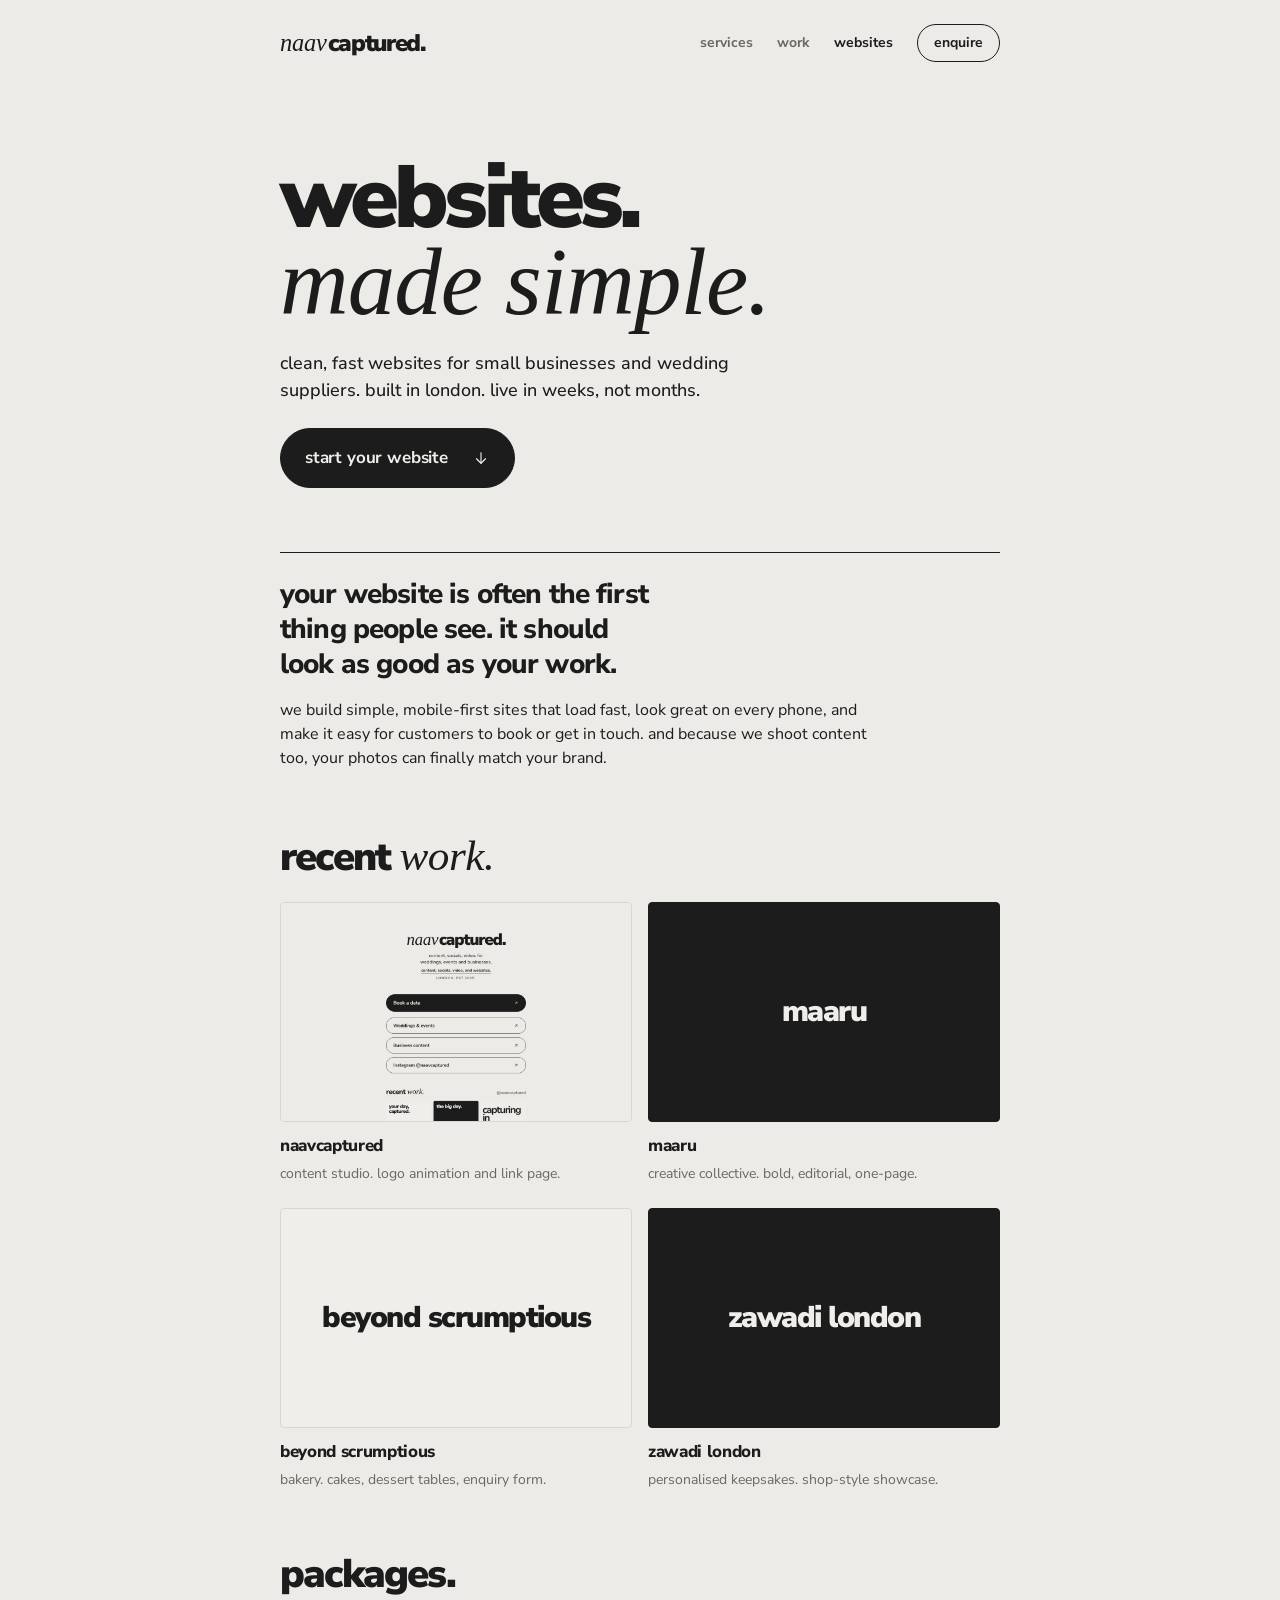
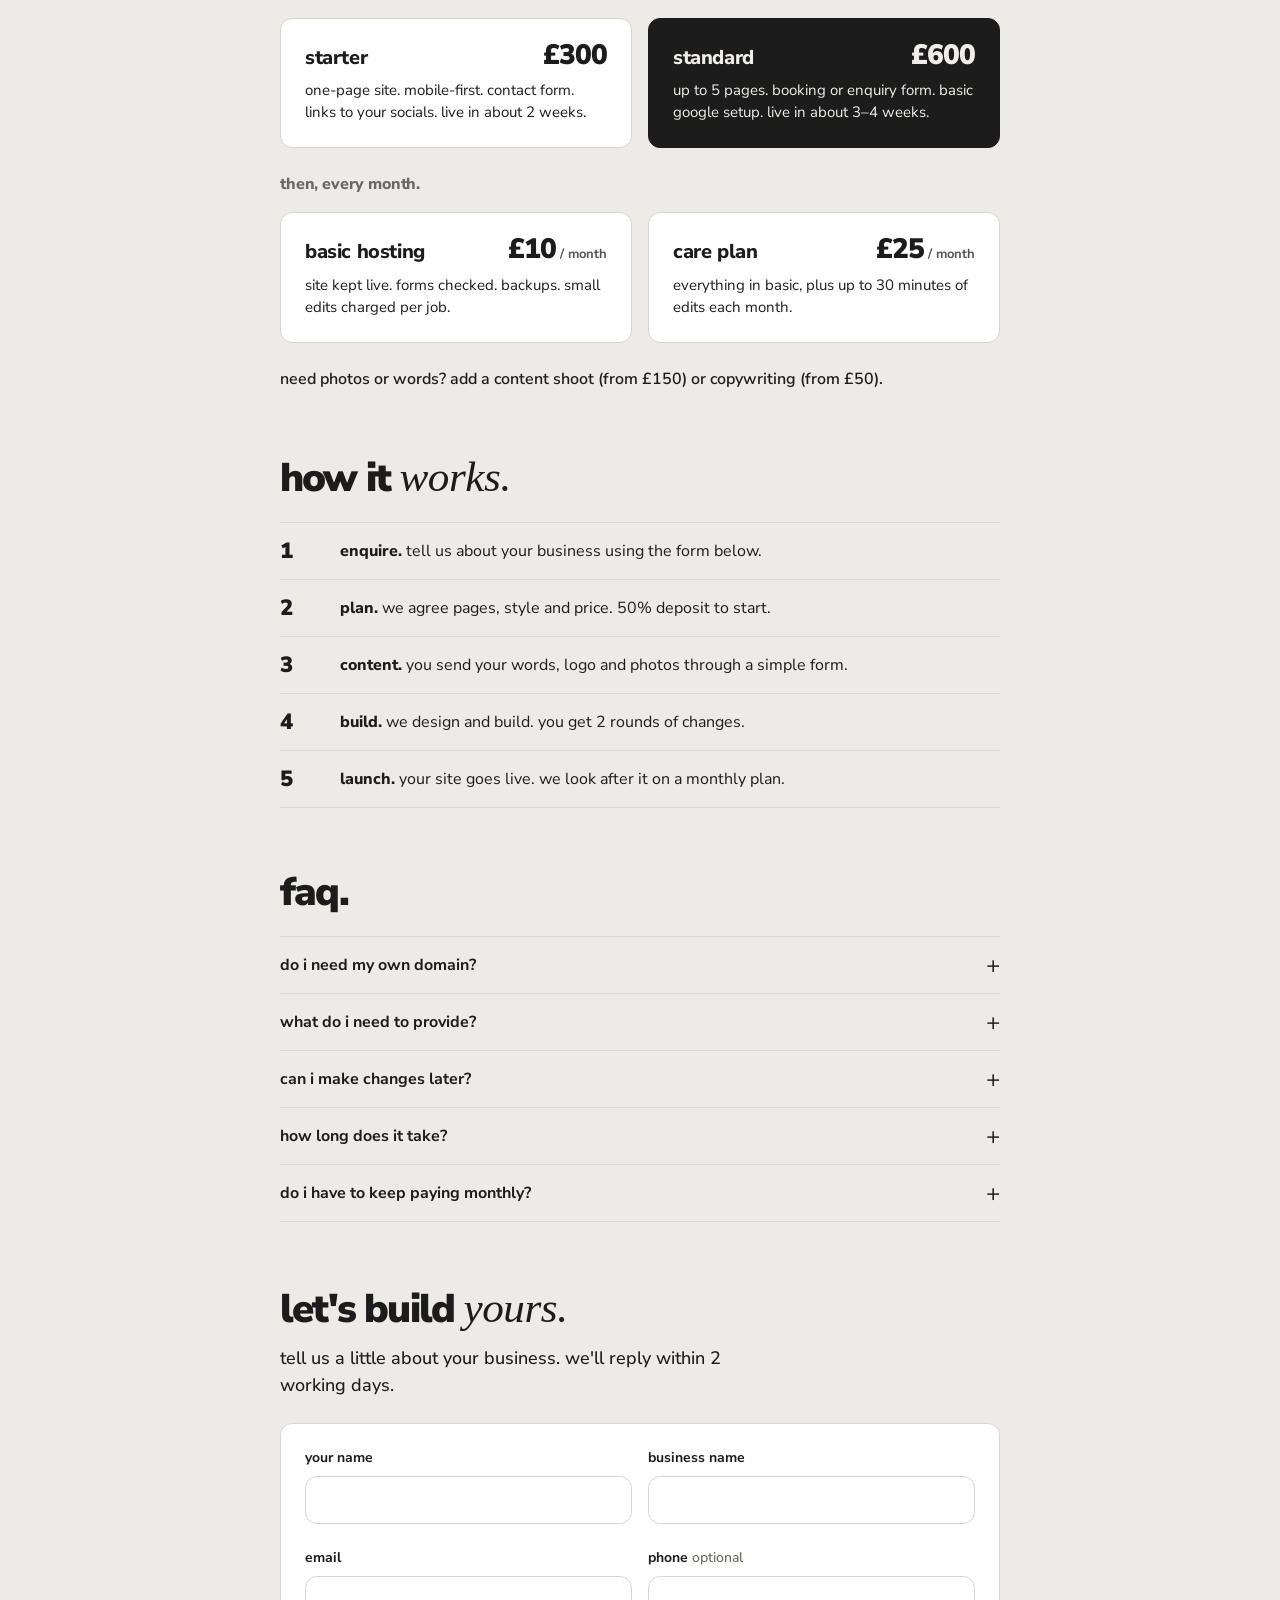
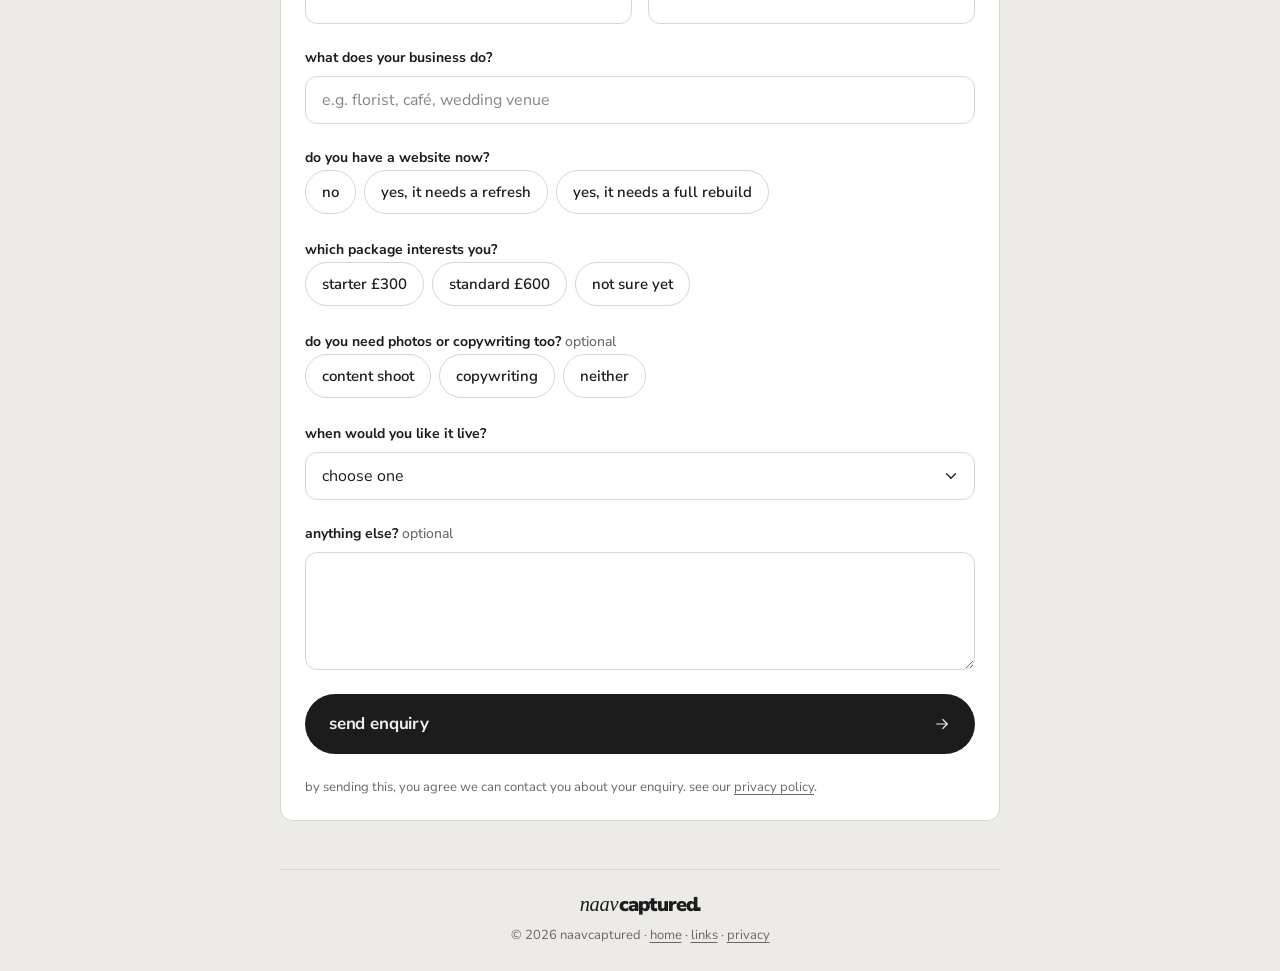
<file: websites/index.html>
<!doctype html>
<html lang="en-GB">
<head>
<meta charset="utf-8">
<meta name="viewport" content="width=device-width, initial-scale=1, viewport-fit=cover">
<title>websites — naavcaptured</title>
<meta name="claude:viewport-fit-sides" content="cover">
<meta name="description" content="Clean, fast websites for small businesses and wedding suppliers, built in London by naavcaptured. One-page sites from £300, up to 5 pages for £600.">
<meta name="theme-color" content="#EDEBE7">
<link rel="canonical" href="https://naavcaptured.com/websites/">
<meta property="og:type" content="website">
<meta property="og:url" content="https://naavcaptured.com/websites/">
<meta property="og:title" content="websites. made simple. — naavcaptured">
<meta property="og:description" content="Clean, fast websites for small businesses and wedding suppliers. Built in London. Live in weeks, not months.">
<meta property="og:image" content="https://naavcaptured.com/assets/social/share.jpg">
<meta name="twitter:card" content="summary_large_image">
<link rel="icon" type="image/png" sizes="32x32" href="/assets/logo/favicon-32.png">
<link rel="apple-touch-icon" href="/assets/logo/apple-touch-icon.png">
<link rel="preconnect" href="https://fonts.googleapis.com">
<link rel="preconnect" href="https://fonts.gstatic.com" crossorigin>
<link rel="stylesheet" href="https://fonts.googleapis.com/css2?family=Nunito+Sans:opsz,wght@6..12,400;6..12,500;6..12,700;6..12,800;6..12,900&family=Tinos:ital@1&display=swap">
<link rel="stylesheet" href="/styles.css">
<link rel="stylesheet" href="/site.css">
</head>
<body>
<div class="page wide">
  <header class="topbar">
    <a class="home" href="/" aria-label="naavcaptured home"><span class="wm"><span class="naav">naav</span><span class="captured">captured.</span></span></a>
    <nav class="nav" aria-label="Main">
      <a href="/#services">services</a>
      <a href="/#work">work</a>
      <a href="/websites/" aria-current="page">websites</a>
      <a class="topbar-cta" href="#enquire">enquire</a>
    </nav>
  </header>

  <main class="ws">
    <!-- 1. Hero -->
    <section class="hero" aria-labelledby="heroTitle">
      <h1 id="heroTitle">websites. <em>made simple.</em></h1>
      <p class="lede">clean, fast websites for small businesses and wedding suppliers. built in london. live in weeks, not months.</p>
      <a class="pill pill-primary hero-btn" href="#enquire"><span>start your website</span><svg viewBox="0 0 24 24" aria-hidden="true"><path d="M12 5v14"/><path d="m6 13 6 6 6-6"/></svg></a>
    </section>

    <!-- 2. Intro -->
    <section class="intro" aria-label="About our websites">
      <p class="big">your website is often the first thing people see. it should look as good as your work.</p>
      <p>we build simple, mobile-first sites that load fast, look great on every phone, and make it easy for customers to book or get in touch. and because we shoot content too, your photos can finally match your brand.</p>
    </section>

    <!-- 3. Recent work. To swap a placeholder: put a 16:10 screenshot (about 1200×750) in
         assets/websites/, replace the <span class="shot-ph"> with an <img>, and set the link. -->
    <section id="work" aria-labelledby="workTitle">
      <h2 id="workTitle">recent <em>work.</em></h2>
      <ul class="sites">
        <li class="site">
          <a href="/links">
            <img class="shot" src="/assets/websites/naavcaptured.jpg" alt="The naavcaptured link page" width="1200" height="750" loading="lazy">
            <span class="site-name">naavcaptured</span>
            <span class="site-line">content studio. logo animation and link page.</span>
          </a>
        </li>
        <li class="site">
          <div class="site-card">
            <span class="shot shot-ph ink" aria-hidden="true">maaru</span>
            <span class="site-name">maaru</span>
            <span class="site-line">creative collective. bold, editorial, one-page.</span>
          </div>
        </li>
        <li class="site">
          <div class="site-card">
            <span class="shot shot-ph" aria-hidden="true">beyond scrumptious</span>
            <span class="site-name">beyond scrumptious</span>
            <span class="site-line">bakery. cakes, dessert tables, enquiry form.</span>
          </div>
        </li>
        <li class="site">
          <div class="site-card">
            <span class="shot shot-ph ink" aria-hidden="true">zawadi london</span>
            <span class="site-name">zawadi london</span>
            <span class="site-line">personalised keepsakes. shop-style showcase.</span>
          </div>
        </li>
      </ul>
    </section>

    <!-- 4. Packages -->
    <section aria-labelledby="pkgTitle">
      <h2 id="pkgTitle">packages.</h2>
      <div class="pkgs">
        <div class="pkg">
          <div class="pkg-head"><h3>starter</h3><p class="price">£300</p></div>
          <p>one-page site. mobile-first. contact form. links to your socials. live in about 2 weeks.</p>
        </div>
        <div class="pkg pkg-main">
          <div class="pkg-head"><h3>standard</h3><p class="price">£600</p></div>
          <p>up to 5 pages. booking or enquiry form. basic google setup. live in about 3–4 weeks.</p>
        </div>
      </div>
      <h3 class="sub">then, every month.</h3>
      <div class="pkgs">
        <div class="pkg">
          <div class="pkg-head"><h3>basic hosting</h3><p class="price">£10<small> / month</small></p></div>
          <p>site kept live. forms checked. backups. small edits charged per job.</p>
        </div>
        <div class="pkg">
          <div class="pkg-head"><h3>care plan</h3><p class="price">£25<small> / month</small></p></div>
          <p>everything in basic, plus up to 30 minutes of edits each month.</p>
        </div>
      </div>
      <p class="addons">need photos or words? add a content shoot (from £150) or copywriting (from £50).</p>
    </section>

    <!-- 5. How it works -->
    <section aria-labelledby="howTitle">
      <h2 id="howTitle">how it <em>works.</em></h2>
      <ol class="steps">
        <li><span><b>enquire.</b> tell us about your business using the form below.</span></li>
        <li><span><b>plan.</b> we agree pages, style and price. 50% deposit to start.</span></li>
        <li><span><b>content.</b> you send your words, logo and photos through a simple form.</span></li>
        <li><span><b>build.</b> we design and build. you get 2 rounds of changes.</span></li>
        <li><span><b>launch.</b> your site goes live. we look after it on a monthly plan.</span></li>
      </ol>
    </section>

    <!-- 6. FAQ -->
    <section aria-labelledby="faqTitle">
      <h2 id="faqTitle">faq.</h2>
      <div class="faq">
        <details><summary>do i need my own domain?</summary><p>yes, ideally in your name, so you always own it. we can help you buy one (around £10–15 a year).</p></details>
        <details><summary>what do i need to provide?</summary><p>your logo, text about your business, prices and photos. no photos? we can shoot them.</p></details>
        <details><summary>can i make changes later?</summary><p>yes. on the care plan, small edits are included each month. bigger changes are quoted separately.</p></details>
        <details><summary>how long does it take?</summary><p>about 2 weeks for starter and 3–4 weeks for standard, once we have your content.</p></details>
        <details><summary>do i have to keep paying monthly?</summary><p>the monthly plan keeps your site online and looked after. you can cancel with 30 days' notice and we'll hand everything over.</p></details>
      </div>
    </section>

    <!-- 7. Call to action + enquiry form -->
    <section class="enquire" id="enquire" aria-labelledby="ctaTitle">
      <h2 id="ctaTitle">let's build <em>yours.</em></h2>
      <p class="lede">tell us a little about your business. we'll reply within 2 working days.</p>

      <!-- Formspree: replace FORM_ID with the ID from your Formspree form (formspree.io/f/<id>). -->
      <form class="form" id="enquiryForm" action="https://formspree.io/f/FORM_ID" method="POST" data-formspree data-thanks="/websites/thanks" novalidate>
        <input type="hidden" name="_subject" value="new website enquiry">
        <div class="hp" aria-hidden="true"><label for="f-gotcha">leave this empty</label><input type="text" id="f-gotcha" name="_gotcha" tabindex="-1" autocomplete="off"></div>

        <div class="row2">
          <div class="field"><label for="f-name">your name</label><input class="input" id="f-name" name="name" type="text" autocomplete="name" required data-msg="please add your name."></div>
          <div class="field"><label for="f-business">business name</label><input class="input" id="f-business" name="business" type="text" autocomplete="organization" required data-msg="please add your business name."></div>
        </div>
        <div class="row2">
          <div class="field"><label for="f-email">email</label><input class="input" id="f-email" name="email" type="email" autocomplete="email" required data-msg="please add your email so we can reply."></div>
          <div class="field"><label for="f-phone">phone <span class="opt">optional</span></label><input class="input" id="f-phone" name="phone" type="tel" autocomplete="tel"></div>
        </div>
        <div class="field"><label for="f-what">what does your business do?</label><input class="input" id="f-what" name="business_type" type="text" placeholder="e.g. florist, café, wedding venue" required data-msg="please tell us what your business does."></div>

        <fieldset class="field" data-msg="please say whether you have a website now.">
          <legend>do you have a website now?</legend>
          <div class="choices">
            <label class="choice"><input type="radio" name="current_site" value="no" required><span>no</span></label>
            <label class="choice"><input type="radio" name="current_site" value="yes, it needs a refresh"><span>yes, it needs a refresh</span></label>
            <label class="choice"><input type="radio" name="current_site" value="yes, it needs a full rebuild"><span>yes, it needs a full rebuild</span></label>
          </div>
        </fieldset>
        <div class="field" id="urlField" data-show-when="current_site=yes" hidden><label for="f-url">current website link</label><input class="input" id="f-url" name="current_site_link" type="url" inputmode="url" placeholder="https://"></div>

        <fieldset class="field" data-msg="please pick a package, or &quot;not sure yet&quot;.">
          <legend>which package interests you?</legend>
          <div class="choices">
            <label class="choice"><input type="radio" name="package" value="starter £300" required><span>starter £300</span></label>
            <label class="choice"><input type="radio" name="package" value="standard £600"><span>standard £600</span></label>
            <label class="choice"><input type="radio" name="package" value="not sure yet"><span>not sure yet</span></label>
          </div>
        </fieldset>

        <fieldset class="field">
          <legend>do you need photos or copywriting too? <span class="opt">optional</span></legend>
          <div class="choices">
            <label class="choice"><input type="checkbox" name="extras" value="content shoot"><span>content shoot</span></label>
            <label class="choice"><input type="checkbox" name="extras" value="copywriting"><span>copywriting</span></label>
            <label class="choice"><input type="checkbox" name="extras" value="neither" data-none><span>neither</span></label>
          </div>
        </fieldset>

        <div class="field"><label for="f-when">when would you like it live?</label>
          <select class="input" id="f-when" name="timeline" required data-msg="please say when you would like it live.">
            <option value="" selected disabled>choose one</option>
            <option>asap</option>
            <option>within a month</option>
            <option>1–3 months</option>
            <option>just exploring</option>
          </select>
        </div>

        <div class="field"><label for="f-more">anything else? <span class="opt">optional</span></label><textarea class="input" id="f-more" name="message" rows="4"></textarea></div>

        <p class="form-error" role="alert" hidden></p>
        <button class="pill pill-primary submit" type="submit"><span>send enquiry</span><svg viewBox="0 0 24 24" aria-hidden="true"><path d="M5 12h14"/><path d="m13 6 6 6-6 6"/></svg></button>
        <p class="fine">by sending this, you agree we can contact you about your enquiry. see our <a href="/privacy">privacy policy</a>.</p>
      </form>
    </section>
  </main>

  <footer class="foot">
    <span class="wm wm-sm"><span class="naav">naav</span><span class="captured">captured.</span></span>
    <p class="legal">© 2026 naavcaptured · <a href="/">home</a> · <a href="/links">links</a> · <a href="/privacy">privacy</a></p>
  </footer>
</div>
<script src="/site.js" defer></script>
</body>
</html>
</file>
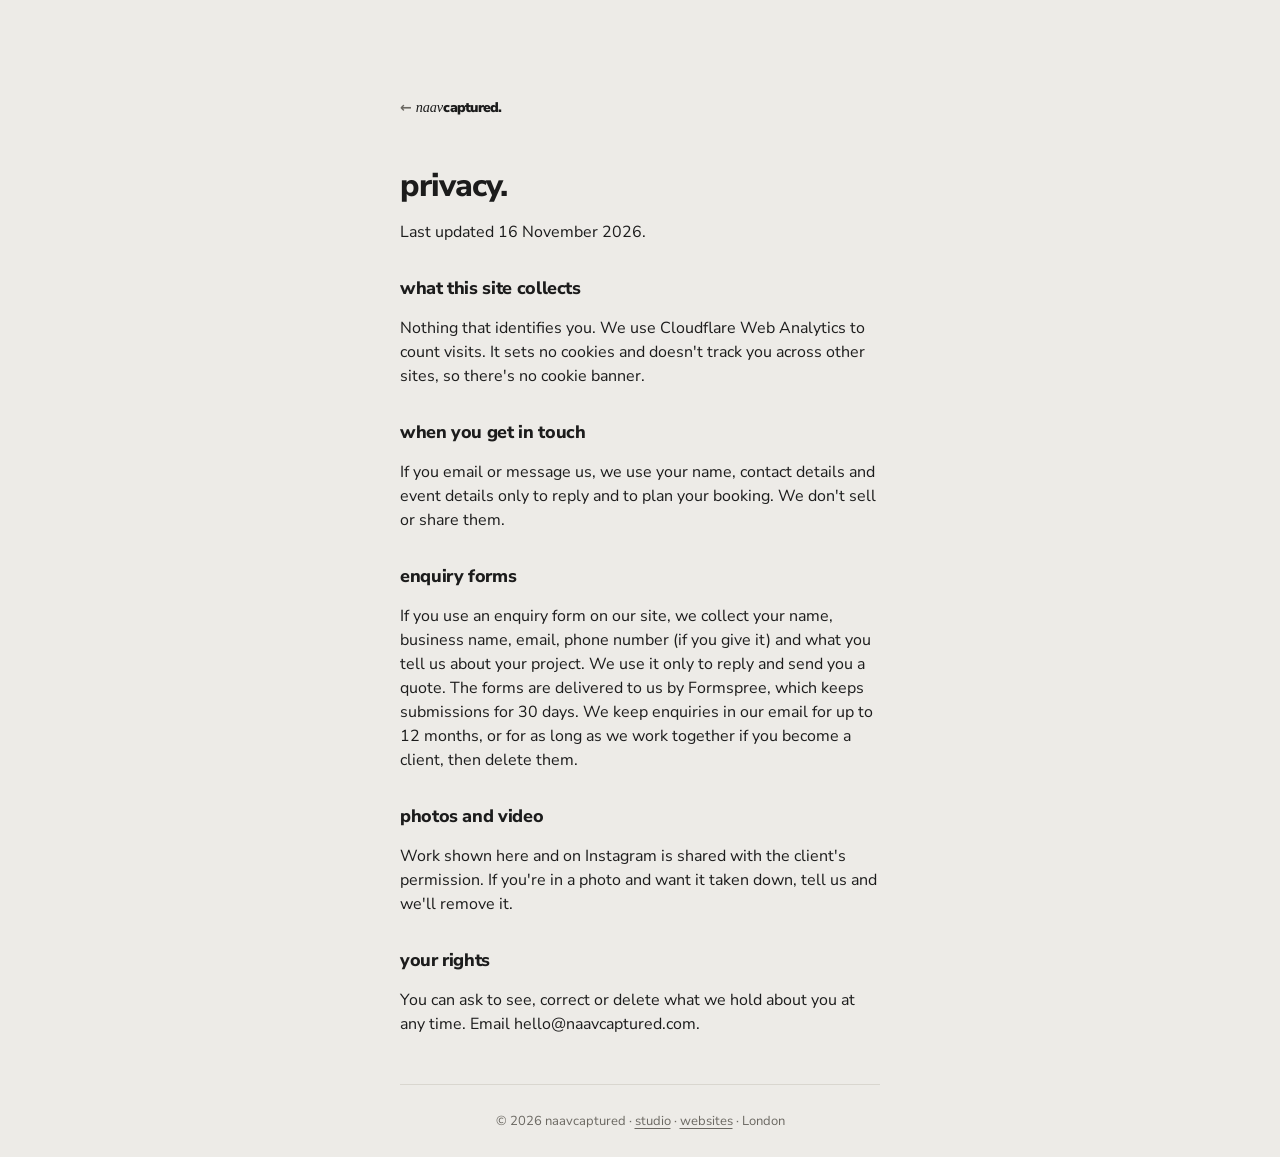
<file: privacy.html>
<!doctype html>
<html lang="en-GB">
<head>
<meta charset="utf-8">
<meta name="viewport" content="width=device-width, initial-scale=1, viewport-fit=cover">
<title>Privacy — naavcaptured</title>
<meta name="robots" content="noindex">
<link rel="icon" type="image/png" sizes="32x32" href="/assets/logo/favicon-32.png">
<link rel="stylesheet" href="https://fonts.googleapis.com/css2?family=Nunito+Sans:opsz,wght@6..12,400;6..12,700;6..12,800;6..12,900&family=Tinos:ital@1&display=swap">
<link rel="stylesheet" href="/styles.css">
<style>
  .doc { display: flex; flex-direction: column; gap: var(--space-3); }
  .doc h1 { margin: 0; font-size: 32px; line-height: 36px; font-weight: 800; letter-spacing: -.03em; }
  .doc h2 { margin: var(--space-3) 0 0; font-size: 18px; line-height: 24px; font-weight: 800; letter-spacing: -.02em; }
  .doc p { margin: 0; color: var(--ink); }
  .back { font-size: 14px; font-weight: 700; color: var(--ash); text-decoration: none; }
  .back:hover { color: var(--ink); }
</style>
</head>
<body>
<div class="page">
  <a class="back" href="/">← <span class="wm"><span class="naav">naav</span><span class="captured">captured.</span></span></a>
  <main class="doc">
    <h1>privacy.</h1>
    <p>Last updated 16 November 2026.</p>

    <h2>what this site collects</h2>
    <p>Nothing that identifies you. We use Cloudflare Web Analytics to count visits. It sets no cookies and doesn't track you across other sites, so there's no cookie banner.</p>

    <h2>when you get in touch</h2>
    <p>If you email or message us, we use your name, contact details and event details only to reply and to plan your booking. We don't sell or share them.</p>

    <h2>enquiry forms</h2>
    <p>If you use an enquiry form on our site, we collect your name, business name, email, phone number (if you give it) and what you tell us about your project. We use it only to reply and send you a quote. The forms are delivered to us by Formspree, which keeps submissions for 30 days. We keep enquiries in our email for up to 12 months, or for as long as we work together if you become a client, then delete them.</p>

    <h2>photos and video</h2>
    <p>Work shown here and on Instagram is shared with the client's permission. If you're in a photo and want it taken down, tell us and we'll remove it.</p>

    <h2>your rights</h2>
    <p>You can ask to see, correct or delete what we hold about you at any time. Email <span style="user-select:all">hello@naavcaptured.com</span>.</p>
  </main>
  <footer class="foot">
    <p class="legal">© 2026 naavcaptured · <a href="/">studio</a> · <a href="/websites/">websites</a> · London</p>
  </footer>
</div>
</body>
</html>
</file>
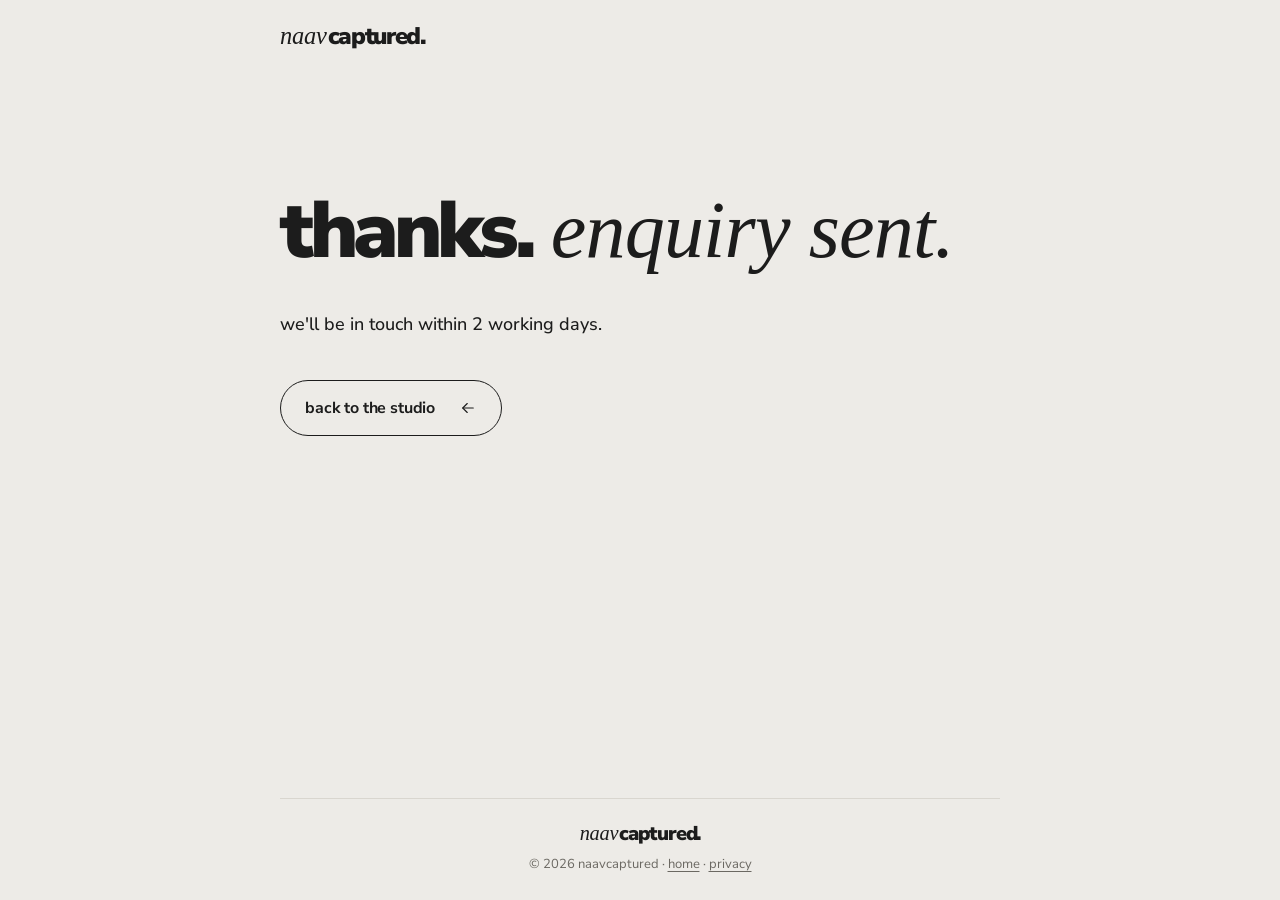
<file: thanks.html>
<!doctype html>
<html lang="en-GB">
<head>
<meta charset="utf-8">
<meta name="viewport" content="width=device-width, initial-scale=1, viewport-fit=cover">
<title>thanks — naavcaptured</title>
<meta name="claude:viewport-fit-sides" content="cover">
<meta name="robots" content="noindex">
<meta name="theme-color" content="#EDEBE7">
<link rel="icon" type="image/png" sizes="32x32" href="/assets/logo/favicon-32.png">
<link rel="preconnect" href="https://fonts.googleapis.com">
<link rel="preconnect" href="https://fonts.gstatic.com" crossorigin>
<link rel="stylesheet" href="https://fonts.googleapis.com/css2?family=Nunito+Sans:opsz,wght@6..12,400;6..12,500;6..12,700;6..12,800;6..12,900&family=Tinos:ital@1&display=swap">
<link rel="stylesheet" href="/styles.css">
<link rel="stylesheet" href="/site.css">
</head>
<body>
<div class="page wide">
  <header class="topbar">
    <a class="home" href="/" aria-label="naavcaptured home"><span class="wm"><span class="naav">naav</span><span class="captured">captured.</span></span></a>
  </header>
  <main class="thanks">
    <h1>thanks. <em>enquiry sent.</em></h1>
    <p class="lede">we'll be in touch within 2 working days.</p>
    <a class="pill" href="/"><span>back to the studio</span><svg viewBox="0 0 24 24" aria-hidden="true"><path d="M19 12H5"/><path d="m11 18-6-6 6-6"/></svg></a>
  </main>
  <footer class="foot">
    <span class="wm wm-sm"><span class="naav">naav</span><span class="captured">captured.</span></span>
    <p class="legal">© 2026 naavcaptured · <a href="/">home</a> · <a href="/privacy">privacy</a></p>
  </footer>
</div>
</body>
</html>
</file>
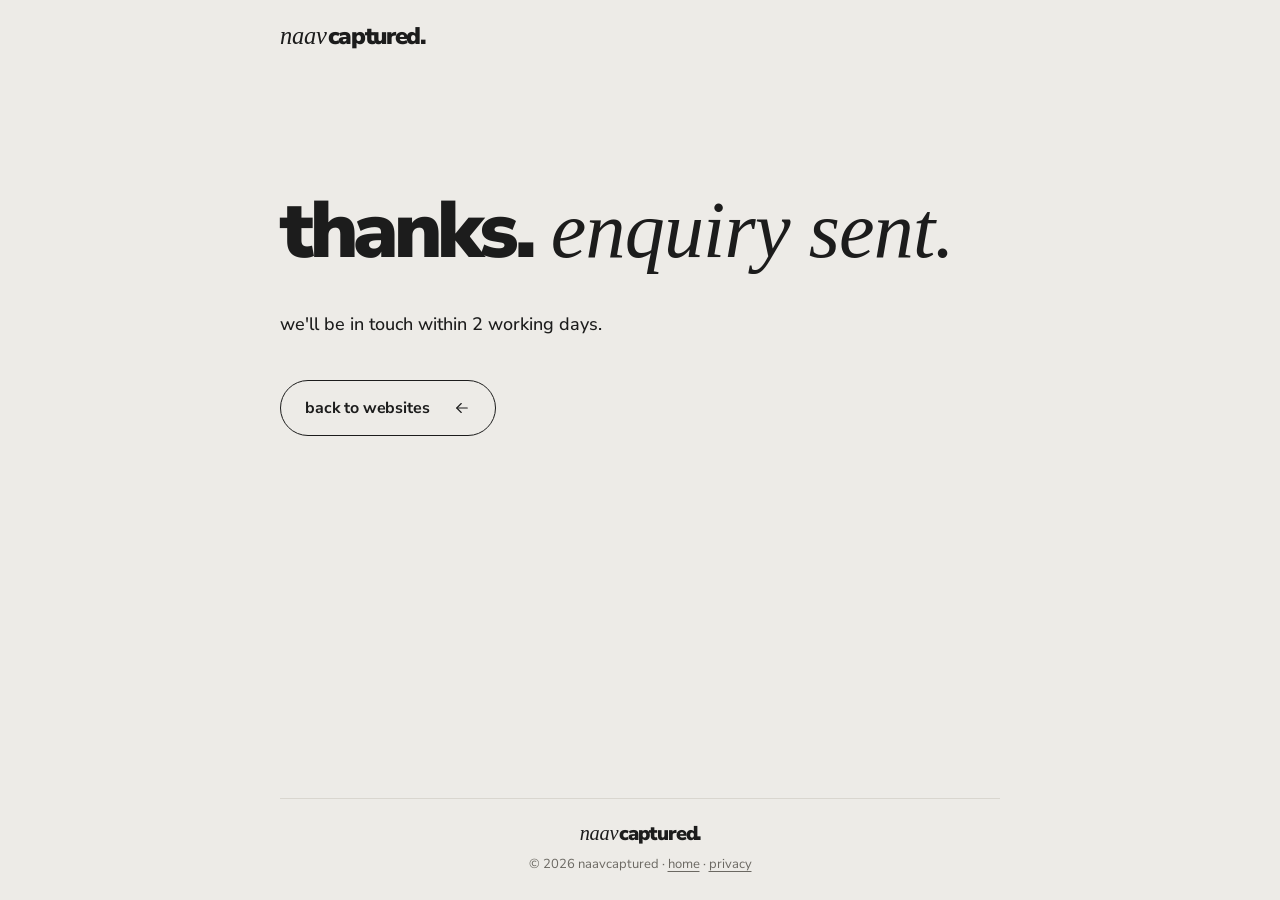
<file: websites/thanks.html>
<!doctype html>
<html lang="en-GB">
<head>
<meta charset="utf-8">
<meta name="viewport" content="width=device-width, initial-scale=1, viewport-fit=cover">
<title>thanks — naavcaptured</title>
<meta name="claude:viewport-fit-sides" content="cover">
<meta name="robots" content="noindex">
<meta name="theme-color" content="#EDEBE7">
<link rel="icon" type="image/png" sizes="32x32" href="/assets/logo/favicon-32.png">
<link rel="preconnect" href="https://fonts.googleapis.com">
<link rel="preconnect" href="https://fonts.gstatic.com" crossorigin>
<link rel="stylesheet" href="https://fonts.googleapis.com/css2?family=Nunito+Sans:opsz,wght@6..12,400;6..12,500;6..12,700;6..12,800;6..12,900&family=Tinos:ital@1&display=swap">
<link rel="stylesheet" href="/styles.css">
<link rel="stylesheet" href="/site.css">
</head>
<body>
<div class="page wide">
  <header class="topbar">
    <a class="home" href="/" aria-label="naavcaptured home"><span class="wm"><span class="naav">naav</span><span class="captured">captured.</span></span></a>
  </header>
  <main class="thanks">
    <h1>thanks. <em>enquiry sent.</em></h1>
    <p class="lede">we'll be in touch within 2 working days.</p>
    <a class="pill" href="/websites/"><span>back to websites</span><svg viewBox="0 0 24 24" aria-hidden="true"><path d="M19 12H5"/><path d="m11 18-6-6 6-6"/></svg></a>
  </main>
  <footer class="foot">
    <span class="wm wm-sm"><span class="naav">naav</span><span class="captured">captured.</span></span>
    <p class="legal">© 2026 naavcaptured · <a href="/">home</a> · <a href="/privacy">privacy</a></p>
  </footer>
</div>
</body>
</html>
</file>
<file: styles.css>
/* naavcaptured.com v1 — link page
   Layout: one centred column (max 480px) on the bone page; the intro lockup lands in the masthead.
   Values come from the naavcaptured brand kit. The page is deliberately single-theme (bone) so it
   matches the intro video's own background with no visible edge. */

:root {
  --page: #EDEBE7;      /* the intro video as browsers decode it (BT.709); brand bone is #EFEEEA */
  --bone: #EFEEEA;
  --surface: #FFFFFF;
  --ink: #1C1C1C;
  --on-ink: #EFEEEA;
  --stone: #D9D6CF;
  --ash: #6B6862;       /* 4.6:1 on --page */

  --font-sans: "Nunito Sans", system-ui, -apple-system, "Segoe UI", sans-serif;
  --font-serif: "Times New Roman", "Times New Roman MT", Tinos, Times, serif;

  --space-1: 4px; --space-2: 8px; --space-3: 16px; --space-4: 24px; --space-5: 48px; --space-6: 96px;
  --radius-media: 4px; --radius-card: 12px; --radius-pill: 999px;
  --ease: cubic-bezier(.7, 0, .2, 1);
  --ease-out: cubic-bezier(.2, .7, .2, 1);

  color-scheme: light;
}

* { box-sizing: border-box; }
[hidden] { display: none !important; }
html { background: var(--page); -webkit-text-size-adjust: 100%; }
body {
  margin: 0;
  background: var(--page);
  color: var(--ink);
  font-family: var(--font-sans);
  font-size: 16px;
  line-height: 24px;
  -webkit-font-smoothing: antialiased;
}
a { color: inherit; }
:focus-visible { outline: 2px solid var(--ink); outline-offset: 3px; }

/* ---------- wordmark (typeset: Times New Roman italic + Nunito Sans Black, one baseline) ---------- */
.wm { display: inline-flex; align-items: baseline; gap: .04em; line-height: 1; white-space: nowrap; color: var(--ink); }
.wm .naav { font-family: var(--font-serif); font-style: italic; font-weight: 400; letter-spacing: -.01em; font-size: 1.02em; }
.wm .captured { font-family: var(--font-sans); font-weight: 900; letter-spacing: -.055em; }

/* ---------- page ---------- */
.page {
  max-width: calc(480px + 2 * var(--space-4));
  margin: 0 auto;
  padding-block: var(--space-5) var(--space-4);
  padding-left: max(var(--space-4), env(safe-area-inset-left, 0px));
  padding-right: max(var(--space-4), env(safe-area-inset-right, 0px));
  display: flex;
  flex-direction: column;
  gap: var(--space-5);
  min-height: 100svh;
}

.masthead { display: flex; flex-direction: column; align-items: center; text-align: center; gap: var(--space-2); }
.brand { margin: 0 0 var(--space-2); font-size: clamp(38px, 11vw, 48px); font-weight: inherit; }
.tagline { margin: 0; font-size: 16px; line-height: 22px; font-weight: 500; max-width: 30ch; text-wrap: balance; }
.also { margin: 0; font-size: 14px; line-height: 20px; font-weight: 700; }
.also a { text-decoration: underline; text-decoration-thickness: 1.5px; text-underline-offset: 4px; }
.also a:hover { text-decoration-thickness: 2.5px; }
.where { margin: 0; font-size: 12px; line-height: 16px; font-weight: 700; letter-spacing: .1em; text-transform: uppercase; color: var(--ash); }

main { display: flex; flex-direction: column; gap: var(--space-5); }

/* ---------- link pills ---------- */
.links { display: flex; flex-direction: column; gap: 12px; }
.pill {
  display: flex; align-items: center; justify-content: space-between; gap: var(--space-3);
  min-height: 56px;
  padding: 0 var(--space-4);
  border: 1.5px solid var(--ink);
  border-radius: var(--radius-pill);
  color: var(--ink);
  text-decoration: none;
  font-size: 16px; font-weight: 700; letter-spacing: -.01em;
  transition: background-color .2s var(--ease-out), color .2s var(--ease-out);
  -webkit-tap-highlight-color: transparent;
}
.pill svg { width: 18px; height: 18px; flex: none; stroke: currentColor; fill: none; stroke-width: 1.5; stroke-linecap: round; stroke-linejoin: round; transition: transform .25s var(--ease-out); }
.pill:hover svg, .pill:focus-visible svg { transform: translate(2px, -2px); }
.pill:hover { background: var(--ink); color: var(--on-ink); }
.pill-primary { background: var(--ink); color: var(--on-ink); min-height: 60px; font-size: 17px; margin-bottom: var(--space-2); }
.pill-primary:hover { background: #000; }

/* ---------- recent work ---------- */
.work { display: flex; flex-direction: column; gap: var(--space-3); }
.work-head { display: flex; align-items: baseline; justify-content: space-between; gap: var(--space-3); }
.work h2 { margin: 0; font-size: 24px; line-height: 28px; font-weight: 800; letter-spacing: -.03em; }
.work h2 em { font-family: var(--font-serif); font-weight: 400; font-size: 1.1em; letter-spacing: -.01em; }
.work-more { font-size: 14px; font-weight: 700; color: var(--ash); text-decoration: none; }
.work-more:hover { color: var(--ink); text-decoration: underline; text-underline-offset: 4px; }

.tiles { list-style: none; margin: 0; padding: 0; display: grid; grid-template-columns: repeat(3, minmax(0, 1fr)); gap: 8px; }
.tile a {
  position: relative; display: block; aspect-ratio: 4 / 5; max-width: 100%;
  border-radius: var(--radius-media); overflow: hidden; text-decoration: none;
  background: var(--bone); color: var(--ink);
}
.tile img { width: 100%; height: 100%; object-fit: cover; object-position: 0 0; display: block; transition: transform .5s var(--ease-out); }
.tile a:hover img { transform: scale(1.03); }
.tile .card {
  position: absolute; inset: 0; padding: 10px;
  display: flex; flex-direction: column; justify-content: space-between;
  font-weight: 900; font-size: clamp(13px, 3.6vw, 17px); line-height: 1; letter-spacing: -.045em;
  text-wrap: balance;
}
.tile:nth-child(3n+2) a { background: var(--ink); color: var(--on-ink); }
.tile .card .mini { align-self: flex-end; font-size: 9px; letter-spacing: -.02em; display: inline-flex; gap: 1px; align-items: baseline; }
.tile .card .mini i { font-family: var(--font-serif); font-weight: 400; font-size: 1.05em; letter-spacing: 0; }
.tile .tag {
  position: absolute; left: 6px; bottom: 6px;
  font-size: 9px; line-height: 14px; font-weight: 800; letter-spacing: .08em;
  padding: 1px 7px; border-radius: var(--radius-pill);
  background: var(--ink); color: var(--on-ink);
}
.tile:nth-child(3n+2) .tag { background: var(--on-ink); color: var(--ink); }
.tile .card + .tag { display: none; }
.tile.skel { aspect-ratio: 4 / 5; max-width: 100%; border-radius: var(--radius-media); background: var(--bone); }

/* ---------- footer ---------- */
.foot { margin-top: auto; display: flex; flex-direction: column; align-items: center; gap: var(--space-2); padding-top: var(--space-4); border-top: 1px solid var(--stone); }
.wm-sm { font-size: 20px; }
.mail { margin: 0; font-size: 14px; font-weight: 500; user-select: all; }
.legal { margin: 0; font-size: 13px; color: var(--ash); }
.legal a { text-underline-offset: 3px; }

/* ---------- intro ---------- */
.intro-stage { display: none; }
.intro .intro-stage {
  position: fixed; inset: 0; z-index: 20;
  display: grid; place-items: center;
  background: var(--page);
  padding: env(safe-area-inset-top, 0px) env(safe-area-inset-right, 0px) env(safe-area-inset-bottom, 0px) env(safe-area-inset-left, 0px);
}
.intro-stage.clear { background: transparent; pointer-events: none; }
.intro-lockup { display: flex; flex-direction: column; align-items: center; gap: .55em; font-size: clamp(42px, 12.5vw, 104px); }
.intro-lockup .wm { transform-origin: 50% 50%; will-change: transform; }
.intro-lockup .est { font-size: .2em; font-weight: 700; letter-spacing: .08em; opacity: 0; transform: translateY(6px); transition: opacity .6s var(--ease-out), transform .6s var(--ease-out); }
.intro-lockup .est.on { opacity: 1; transform: none; }
.intro-lockup .ch { opacity: 0; }
.intro-lockup .ch.on { opacity: 1; }
/* The video is sized to its own 9:16 frame and its edges fade into the page, so no seam shows
   whatever colour a browser decodes the background as. */
.intro video {
  position: absolute; left: 50%; top: 50%;
  width: min(100vw, 100dvh * 9 / 16); height: min(100dvh, 100vw * 16 / 9);
  margin-left: calc(min(100vw, 100dvh * 9 / 16) / -2); margin-top: calc(min(100dvh, 100vw * 16 / 9) / -2);
  object-fit: cover;
  -webkit-mask-image: linear-gradient(to right, transparent, #000 12%, #000 88%, transparent), linear-gradient(to bottom, transparent, #000 12%, #000 88%, transparent);
  -webkit-mask-composite: source-in;
  mask-image: linear-gradient(to right, transparent, #000 12%, #000 88%, transparent), linear-gradient(to bottom, transparent, #000 12%, #000 88%, transparent);
  mask-composite: intersect;
}

.skip {
  position: absolute; left: 50%; transform: translateX(-50%);
  bottom: calc(var(--space-4) + env(safe-area-inset-bottom, 0px));
  font: inherit; font-size: 13px; font-weight: 700; letter-spacing: .04em;
  height: 36px; padding: 0 18px; border-radius: var(--radius-pill);
  border: 1.5px solid var(--ink); background: transparent; color: var(--ink); cursor: pointer;
  opacity: 0; transition: opacity .4s var(--ease-out);
}
.skip.on { opacity: 1; }
.skip:hover { background: var(--ink); color: var(--on-ink); }

/* While the intro plays, the page waits underneath; the header wordmark is where the lockup lands. */
.intro .brand { visibility: hidden; opacity: 0; }
.intro.video .brand { transition: opacity .4s var(--ease-out); }
.intro .reveal { opacity: 0; transform: translateY(10px); }
.intro.revealed .reveal {
  opacity: 1; transform: none;
  transition: opacity .6s var(--ease-out), transform .6s var(--ease-out);
  transition-delay: calc(var(--i, 0) * 55ms);
}
.intro.landed .brand { visibility: visible; opacity: 1; }

@media (prefers-reduced-motion: reduce) {
  *, *::before, *::after { transition: none !important; animation: none !important; }
}

@media (min-width: 720px) {
  .page { padding-block: var(--space-6) var(--space-4); }
  .brand { font-size: 56px; }
}
</file>
<file: site.css>
/* naavcaptured.com studio pages (home, /websites, thanks) — builds on styles.css (same tokens,
   wordmark, pills, footer). The links page (/links) uses styles.css alone.
   Layout: a wider single column (max 720px, 960px for the home grid sections); one column on phones. */

.page.wide { max-width: calc(720px + 2 * var(--space-4)); padding-block: var(--space-4); gap: var(--space-5); }

.topbar { display: flex; align-items: center; justify-content: space-between; gap: var(--space-3); }
.topbar .home { text-decoration: none; font-size: 24px; }
.topbar-cta { font-size: 14px; font-weight: 700; text-decoration: none; border: 1.5px solid var(--ink); border-radius: var(--radius-pill); padding: 6px 16px; }
.topbar-cta:hover { background: var(--ink); color: var(--on-ink); }

.ws { display: flex; flex-direction: column; gap: calc(var(--space-5) + var(--space-3)); }
.ws h2 { margin: 0 0 var(--space-4); font-size: clamp(30px, 7vw, 40px); line-height: 1; font-weight: 900; letter-spacing: -.045em; text-wrap: balance; }
.ws h2 em, .hero h1 em { font-family: var(--font-serif); font-weight: 400; letter-spacing: -.01em; font-size: 1.08em; }
.ws p { margin: 0; }
.lede { font-size: 18px; line-height: 27px; font-weight: 500; max-width: 46ch; text-wrap: pretty; }

/* hero */
.hero { display: flex; flex-direction: column; gap: var(--space-4); padding-top: var(--space-5); }
.hero h1 { margin: 0; font-size: clamp(48px, 13vw, 88px); line-height: .92; font-weight: 900; letter-spacing: -.055em; text-wrap: balance; }
.hero-btn { align-self: flex-start; gap: var(--space-4); margin: 0; }

/* intro */
.intro { display: grid; gap: var(--space-3); border-top: 1px solid var(--ink); padding-top: var(--space-4); }
.intro .big { font-size: clamp(22px, 4.6vw, 28px); line-height: 1.25; font-weight: 800; letter-spacing: -.03em; max-width: 28ch; text-wrap: balance; }
.intro p:not(.big) { max-width: 60ch; color: var(--ink); }

/* recent work */
.sites { list-style: none; margin: 0; padding: 0; display: grid; grid-template-columns: repeat(auto-fit, minmax(min(100%, 300px), 1fr)); gap: var(--space-4) var(--space-3); }
.site a, .site-card { display: flex; flex-direction: column; gap: 6px; text-decoration: none; color: var(--ink); min-width: 0; }
.shot { display: block; width: 100%; max-width: 100%; aspect-ratio: 16 / 10; height: auto; object-fit: cover; object-position: top center; border-radius: var(--radius-media); background: var(--bone); border: 1px solid var(--stone); margin-bottom: 6px; }
.site a:hover .shot { border-color: var(--ink); }
.shot-ph { display: grid; place-items: center; font-weight: 900; font-size: clamp(22px, 5vw, 30px); letter-spacing: -.05em; padding: var(--space-3); text-align: center; }
.shot-ph.ink { background: var(--ink); color: var(--on-ink); border-color: var(--ink); }
.site-name { font-weight: 800; font-size: 17px; letter-spacing: -.02em; }
.site-line { font-size: 14px; line-height: 20px; color: var(--ash); }

/* packages */
.pkgs { display: grid; grid-template-columns: repeat(auto-fit, minmax(min(100%, 260px), 1fr)); gap: var(--space-3); }
.pkg { background: var(--surface); border: 1px solid var(--stone); border-radius: var(--radius-card); padding: var(--space-4); display: flex; flex-direction: column; gap: var(--space-2); min-width: 0; }
.pkg-main { background: var(--ink); color: var(--on-ink); border-color: var(--ink); }
.pkg-head { display: flex; align-items: baseline; justify-content: space-between; gap: var(--space-3); }
.pkg h3 { margin: 0; font-size: 20px; line-height: 26px; font-weight: 800; letter-spacing: -.02em; }
.price { font-weight: 900; font-size: 28px; letter-spacing: -.04em; font-variant-numeric: tabular-nums; white-space: nowrap; }
.price small { font-size: 13px; font-weight: 700; letter-spacing: 0; opacity: .75; }
.pkg p:not(.price) { font-size: 15px; line-height: 22px; }
.sub { margin: var(--space-4) 0 var(--space-3); font-size: 16px; font-weight: 800; letter-spacing: -.01em; color: var(--ash); }
.addons { margin-top: var(--space-4) !important; font-weight: 600; }

/* how it works: a real sequence, so the numbers carry meaning */
.steps { list-style: none; counter-reset: step; margin: 0; padding: 0; display: grid; gap: 0; }
.steps li { counter-increment: step; display: grid; grid-template-columns: 44px minmax(0, 1fr); gap: var(--space-3); padding-block: var(--space-3); border-top: 1px solid var(--stone); font-size: 16px; line-height: 24px; }
.steps li:last-child { border-bottom: 1px solid var(--stone); }
.steps li::before { content: counter(step); font-weight: 900; font-size: 22px; line-height: 24px; letter-spacing: -.04em; font-variant-numeric: tabular-nums; }
.steps b { font-weight: 800; }

/* faq */
.faq { display: grid; border-top: 1px solid var(--stone); }
.faq details { border-bottom: 1px solid var(--stone); }
.faq summary { list-style: none; cursor: pointer; display: flex; justify-content: space-between; align-items: center; gap: var(--space-3); padding-block: var(--space-3); font-weight: 700; font-size: 16px; }
.faq summary::-webkit-details-marker { display: none; }
.faq summary::after { content: "+"; font-weight: 400; font-size: 24px; line-height: 1; transition: transform .2s var(--ease-out); }
.faq details[open] summary::after { transform: rotate(45deg); }
.faq details p { padding-bottom: var(--space-3); max-width: 60ch; color: var(--ink); }

/* enquiry form */
.enquire { display: flex; flex-direction: column; gap: var(--space-3); scroll-margin-top: var(--space-4); }
.enquire h2 { margin-bottom: 0; }
.form { display: flex; flex-direction: column; gap: var(--space-4); background: var(--surface); border: 1px solid var(--stone); border-radius: var(--radius-card); padding: var(--space-4); margin-top: var(--space-2); }
.row2 { display: grid; grid-template-columns: repeat(auto-fit, minmax(min(100%, 240px), 1fr)); gap: var(--space-4) var(--space-3); }
.field { display: flex; flex-direction: column; gap: 6px; min-width: 0; margin: 0; padding: 0; border: 0; }
.field label, .field legend { font-size: 14px; line-height: 20px; font-weight: 700; padding: 0; margin-bottom: 2px; }
.opt { font-weight: 500; color: var(--ash); }
.input { font: inherit; font-size: 16px; width: 100%; min-height: 48px; padding: 10px var(--space-3); border-radius: var(--radius-card); border: 1px solid var(--stone); background: var(--surface); color: var(--ink); }
textarea.input { resize: vertical; min-height: 110px; line-height: 24px; }
select.input { appearance: none; -webkit-appearance: none; background-image: url("data:image/svg+xml,%3Csvg xmlns='http://www.w3.org/2000/svg' viewBox='0 0 24 24' fill='none' stroke='%231C1C1C' stroke-width='1.75' stroke-linecap='round' stroke-linejoin='round'%3E%3Cpath d='m6 9 6 6 6-6'/%3E%3C/svg%3E"); background-repeat: no-repeat; background-position: right 14px center; background-size: 18px 18px; padding-right: 44px; }
.input::placeholder { color: var(--ash); opacity: .8; }
.input:focus-visible { outline: 2px solid var(--ink); outline-offset: 2px; border-color: var(--ink); }
.input[aria-invalid="true"] { border-color: #A3412F; }
.choices { display: flex; flex-wrap: wrap; gap: var(--space-2); }
.choice { position: relative; display: inline-flex; }
.choice input { position: absolute; opacity: 0; inset: 0; margin: 0; cursor: pointer; }
.choice span { display: inline-flex; align-items: center; min-height: 44px; padding: 0 var(--space-3); border: 1.5px solid var(--stone); border-radius: var(--radius-pill); font-size: 15px; font-weight: 600; cursor: pointer; transition: background-color .15s, border-color .15s, color .15s; }
.choice input:checked + span { background: var(--ink); border-color: var(--ink); color: var(--on-ink); }
.choice input:focus-visible + span { outline: 2px solid var(--ink); outline-offset: 2px; }
fieldset[aria-invalid="true"] .choice span { border-color: #A3412F; }
.hp { position: absolute; left: -9999px; width: 1px; height: 1px; overflow: hidden; }
.submit { align-self: stretch; margin: 0; cursor: pointer; font: inherit; font-size: 17px; font-weight: 700; border: 0; }
.submit[disabled] { opacity: .6; cursor: progress; }
.form-error { margin: 0; padding: 12px var(--space-3); border-radius: var(--radius-card); background: var(--status-tint, #E4E2DC); color: #A3412F; font-size: 14px; line-height: 20px; font-weight: 600; }
.fine { font-size: 13px !important; line-height: 18px; color: var(--ash); }
.fine a { color: inherit; text-underline-offset: 3px; }

/* thanks page */
.thanks { display: flex; flex-direction: column; gap: var(--space-4); padding-block: var(--space-6); }
.thanks h1 { margin: 0; font-size: clamp(48px, 13vw, 80px); line-height: .95; font-weight: 900; letter-spacing: -.055em; }
.thanks h1 em { font-family: var(--font-serif); font-weight: 400; letter-spacing: -.01em; }
.thanks .pill { align-self: flex-start; margin: 0; gap: var(--space-4); }

/* ---------- studio home ---------- */
.nav { display: flex; align-items: center; gap: var(--space-4); }
.nav a { font-size: 14px; font-weight: 700; text-decoration: none; color: var(--ash); }
.nav a:hover, .nav a[aria-current="page"] { color: var(--ink); }
.nav a.topbar-cta { color: var(--ink); }
.nav a.topbar-cta:hover { color: var(--on-ink); }
@media (max-width: 560px) {
  .topbar { flex-wrap: wrap; row-gap: var(--space-2); }
  .nav { gap: var(--space-3); }
  .nav a:not(.topbar-cta) { font-size: 13px; }
}

.eyebrow { margin: 0; font-size: 12px; line-height: 16px; font-weight: 700; letter-spacing: .1em; text-transform: uppercase; color: var(--ash); }
.hero-actions { display: flex; flex-wrap: wrap; gap: var(--space-2); }
.hero-actions .pill { margin: 0; }

.services { display: grid; grid-template-columns: repeat(auto-fit, minmax(min(100%, 300px), 1fr)); gap: var(--space-3); }
.service { background: var(--surface); border: 1px solid var(--stone); border-radius: var(--radius-card); padding: var(--space-4); display: flex; flex-direction: column; gap: var(--space-3); min-width: 0; }
.service h3 { margin: 0; font-size: 22px; line-height: 26px; font-weight: 900; letter-spacing: -.035em; }
.service p { font-size: 15px; line-height: 22px; }
.service ul { margin: 0; padding: 0; list-style: none; display: grid; gap: 6px; font-size: 14px; line-height: 20px; }
.service li { padding-left: 18px; position: relative; }
.service li::before { content: ""; position: absolute; left: 0; top: 10px; width: 9px; height: 1.5px; background: currentColor; }
.service-link { margin-top: auto; align-self: flex-start; font-size: 14px; font-weight: 800; color: inherit; text-decoration: underline; text-decoration-thickness: 1.5px; text-underline-offset: 4px; }
.service-link::after { content: " →"; }
.service-ink { background: var(--ink); color: var(--on-ink); border-color: var(--ink); }

.sec-head { display: flex; align-items: baseline; justify-content: space-between; gap: var(--space-3); margin-bottom: var(--space-4); }
.sec-head h2 { margin: 0; }
.more { font-size: 14px; font-weight: 700; color: var(--ash); text-decoration: none; }
.more:hover { color: var(--ink); text-decoration: underline; text-underline-offset: 4px; }
.feed { list-style: none; margin: 0; padding: 0; display: grid; grid-template-columns: repeat(3, minmax(0, 1fr)); gap: 8px; }
.feed li { min-width: 0; }
.feed a { position: relative; display: block; aspect-ratio: 4 / 5; max-width: 100%; border-radius: var(--radius-media); overflow: hidden; background: var(--bone); }
.feed img { width: 100%; height: 100%; object-fit: cover; object-position: center top; display: block; transition: transform .5s var(--ease-out); }
.feed a:hover img { transform: scale(1.03); }
.feed .skel { aspect-ratio: 4 / 5; border-radius: var(--radius-media); background: var(--bone); }
.feed .tag { position: absolute; left: 6px; bottom: 6px; font-size: 9px; line-height: 14px; font-weight: 800; letter-spacing: .08em; padding: 1px 7px; border-radius: var(--radius-pill); background: var(--ink); color: var(--on-ink); }
.feed li:only-child { grid-column: span 1; }
.feed-note { margin-top: var(--space-3) !important; font-size: 14px; color: var(--ash); }
.feed-note a { color: var(--ink); text-underline-offset: 3px; }

.site-foot { gap: var(--space-3); }
.foot-nav { display: flex; flex-wrap: wrap; justify-content: center; gap: var(--space-2) var(--space-4); }
.foot-nav a { font-size: 14px; font-weight: 700; text-decoration: none; }
.foot-nav a:hover { text-decoration: underline; text-underline-offset: 4px; }
</file>
